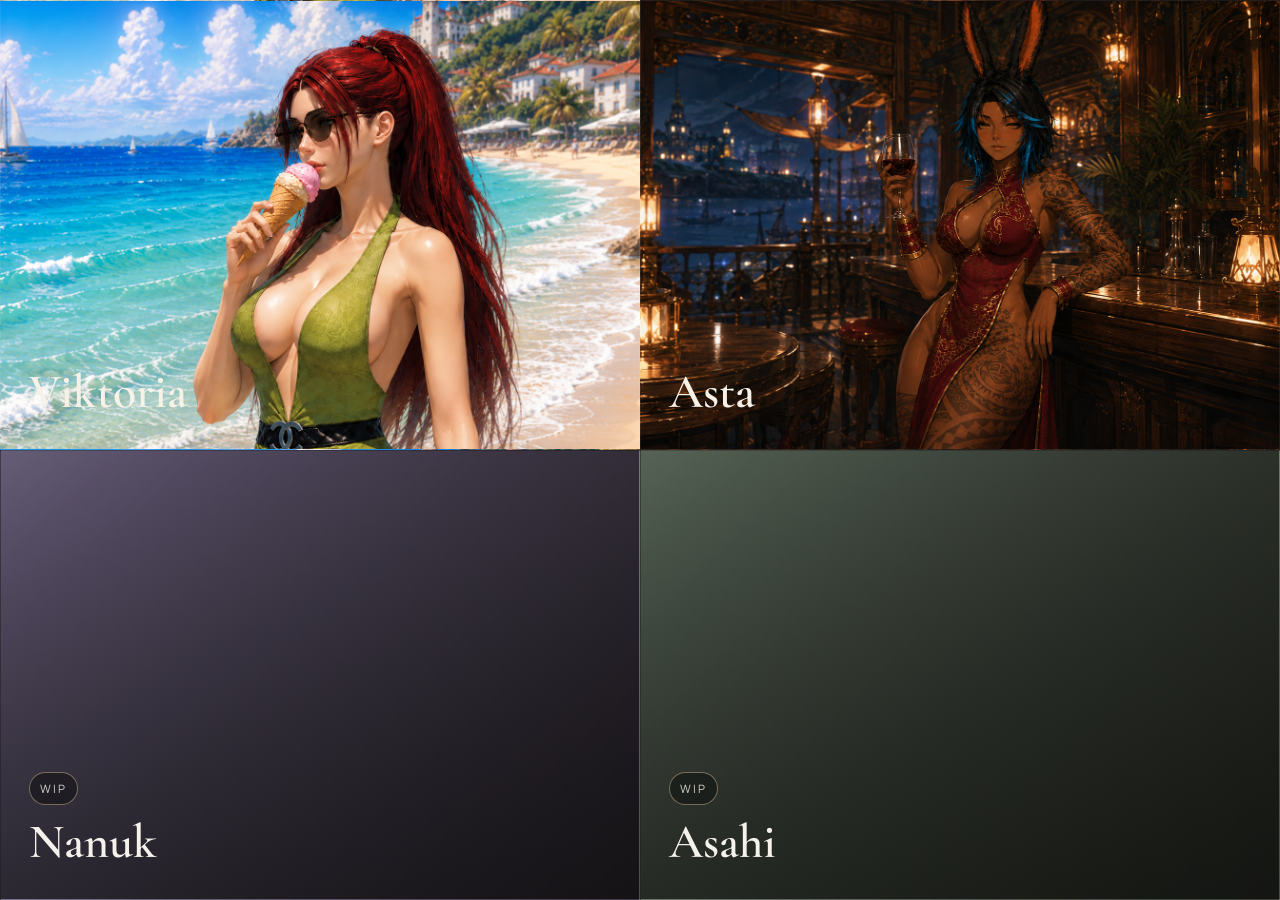
<file: index.html>
<!DOCTYPE html>
<html lang="de">
<head>
  <meta charset="UTF-8">
  <meta name="viewport" content="width=device-width, initial-scale=1.0">
  <title>Twinks | Auswahl</title>
  <meta name="description" content="Wähle einen von vier Charakteren und öffne ihre Profile in einer bildstarken Auswahlansicht.">
  <link rel="preconnect" href="https://fonts.googleapis.com">
  <link rel="preconnect" href="https://fonts.gstatic.com" crossorigin>
  <link href="https://fonts.googleapis.com/css2?family=Cormorant+Garamond:wght@500;600;700&family=Manrope:wght@400;500;600;700&display=swap" rel="stylesheet">
  <link rel="stylesheet" href="css/styles.css">
</head>
<body class="selection-page">
  <main class="selection-stage">
    <section class="character-grid" id="character-grid" aria-label="Charakterauswahl"></section>
  </main>

  <script src="js/data.js"></script>
  <script src="js/main.js"></script>
</body>
</html>
</file>
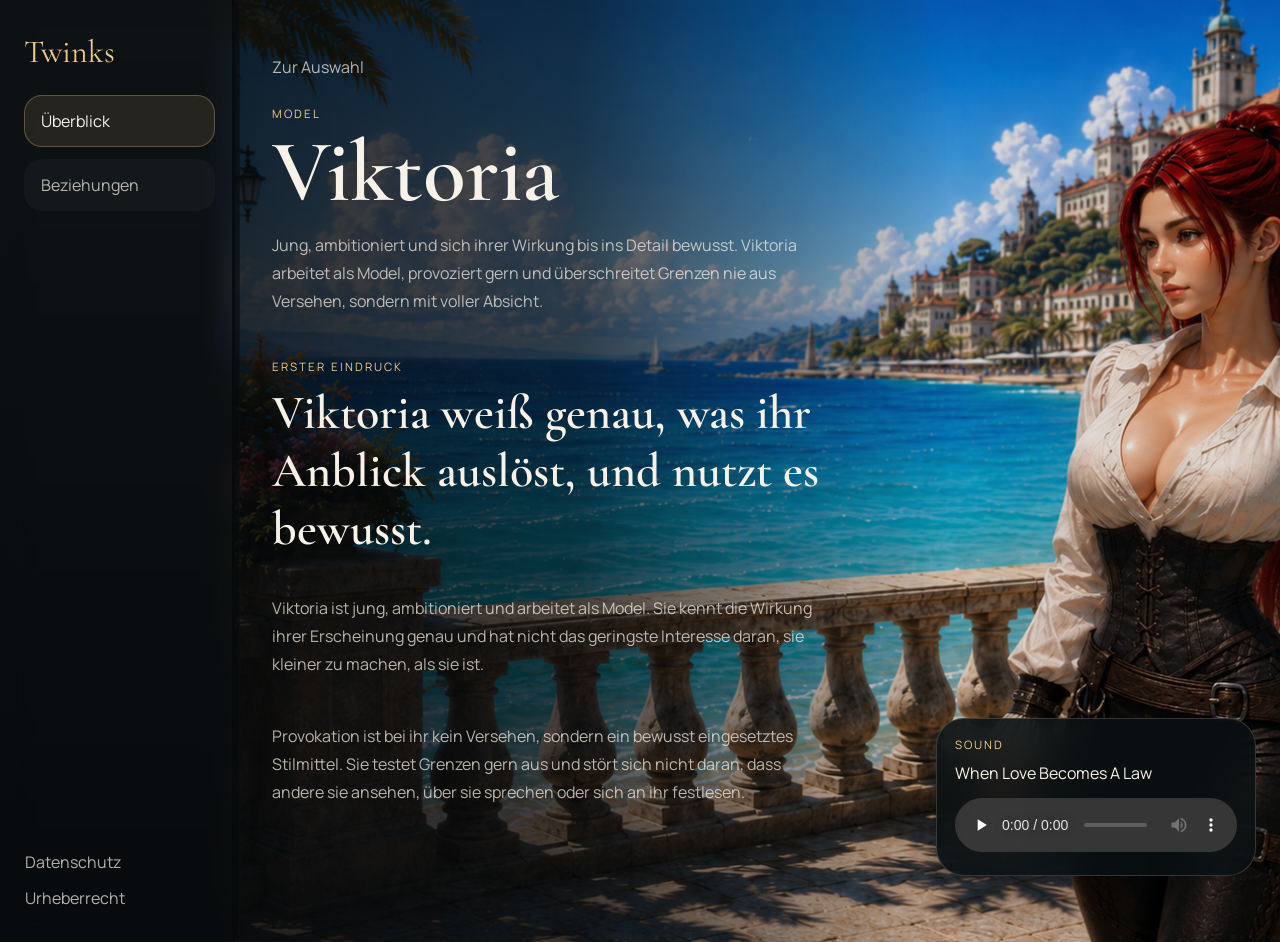
<file: character.html>
<!DOCTYPE html>
<html lang="de">
<head>
  <meta charset="UTF-8">
  <meta name="viewport" content="width=device-width, initial-scale=1.0">
  <title>Twinks | Charakter</title>
  <meta name="description" content="Charakteransicht mit vertikaler Reiternavigation, fortlaufender Musik und wechselnden Inhalten ohne Seitenreload.">
  <link rel="preconnect" href="https://fonts.googleapis.com">
  <link rel="preconnect" href="https://fonts.gstatic.com" crossorigin>
  <link href="https://fonts.googleapis.com/css2?family=Cormorant+Garamond:wght@500;600;700&family=Manrope:wght@400;500;600;700&display=swap" rel="stylesheet">
  <link rel="stylesheet" href="css/styles.css">
</head>
<body class="character-page">
  <div class="character-stage" id="character-stage">
    <div class="background-layer background-ambient" id="ambient-layer"></div>
    <div class="background-layer background-portrait" id="portrait-layer"></div>
    <div class="background-layer background-shade"></div>

    <aside class="side-nav">
      <a class="brand-link" href="index.html">Twinks</a>
      <nav class="tab-nav" id="tab-nav" aria-label="Charakterbereiche"></nav>
      <div class="side-actions">
        <button type="button" class="text-button" data-open-modal="privacy-modal">Datenschutz</button>
        <button type="button" class="text-button" data-open-modal="copyright-modal">Urheberrecht</button>
      </div>
    </aside>

    <main class="content-panel">
      <a class="back-link" href="index.html">Zur Auswahl</a>
      <section class="intro-block">
        <p class="eyebrow" id="character-role"></p>
        <h1 id="character-name"></h1>
        <p class="lead" id="character-hook"></p>
      </section>

      <section class="content-card">
        <div class="card-header">
          <p class="section-kicker" id="tab-kicker"></p>
          <h2 id="tab-title"></h2>
        </div>
        <div class="rich-copy" id="tab-body"></div>
      </section>
    </main>

    <section class="player-shell" aria-label="Musikplayer">
      <p class="player-label">Sound</p>
      <p class="player-track" id="track-name">Kein Track geladen</p>
      <audio id="character-audio" controls preload="none"></audio>
    </section>
  </div>

  <div class="modal" id="privacy-modal" aria-hidden="true" role="dialog" aria-labelledby="privacy-title">
    <div class="modal-card">
      <button type="button" class="modal-close" data-close-modal>&times;</button>
      <h2 id="privacy-title">Datenschutz</h2>
      <div class="modal-copy" id="privacy-copy"></div>
    </div>
  </div>

  <div class="modal" id="copyright-modal" aria-hidden="true" role="dialog" aria-labelledby="copyright-title">
    <div class="modal-card">
      <button type="button" class="modal-close" data-close-modal>&times;</button>
      <h2 id="copyright-title">Urheberrecht</h2>
      <div class="modal-copy" id="copyright-copy"></div>
    </div>
  </div>

  <script src="js/data.js"></script>
  <script src="js/main.js"></script>
</body>
</html>
</file>
<file: css/styles.css>
:root {
  --bg: #0d1317;
  --panel: rgba(10, 16, 19, 0.72);
  --panel-strong: rgba(10, 16, 19, 0.88);
  --line: rgba(239, 229, 212, 0.18);
  --text: #f7f1e8;
  --muted: rgba(247, 241, 232, 0.72);
  --accent: #d8af74;
  --accent-strong: #f2ca8d;
  --shadow: 0 24px 60px rgba(0, 0, 0, 0.35);
}

*,
*::before,
*::after {
  box-sizing: border-box;
}

html {
  color-scheme: dark;
}

body {
  margin: 0;
  min-height: 100vh;
  background:
    radial-gradient(circle at top, rgba(216, 175, 116, 0.18), transparent 28%),
    linear-gradient(180deg, #12181c 0%, #090d10 100%);
  color: var(--text);
  font-family: "Manrope", sans-serif;
}

body.modal-open {
  overflow: hidden;
}

a {
  color: inherit;
  text-decoration: none;
}

button {
  font: inherit;
}

.selection-shell {
  width: min(1200px, calc(100% - 48px));
  margin: 0 auto;
  padding: 48px 0 64px;
}

.selection-hero {
  max-width: 760px;
  margin-bottom: 42px;
}

.eyebrow,
.section-kicker,
.player-label {
  margin: 0 0 10px;
  text-transform: uppercase;
  letter-spacing: 0.18em;
  font-size: 0.72rem;
  color: var(--accent-strong);
}

.selection-hero h1,
.intro-block h1 {
  margin: 0;
  font-family: "Cormorant Garamond", serif;
  font-size: clamp(3rem, 7vw, 5.5rem);
  line-height: 0.95;
  font-weight: 600;
}

.hero-copy,
.lead,
.rich-copy p,
.modal-copy p {
  color: var(--muted);
  line-height: 1.75;
}

.character-grid {
  display: grid;
  grid-template-columns: repeat(2, minmax(0, 1fr));
  gap: 22px;
}

.selection-card {
  position: relative;
  min-height: 280px;
  padding: 28px;
  border: 1px solid var(--line);
  border-radius: 28px;
  overflow: hidden;
  background:
    linear-gradient(135deg, rgba(255, 255, 255, 0.04), transparent 55%),
    var(--card-bg, linear-gradient(135deg, #2f3940, #13191d));
  box-shadow: var(--shadow);
  transition: transform 180ms ease, border-color 180ms ease, box-shadow 180ms ease;
}

.selection-card::before {
  content: "";
  position: absolute;
  inset: 0;
  background:
    linear-gradient(180deg, rgba(8, 10, 12, 0.1), rgba(8, 10, 12, 0.82)),
    var(--card-image, none);
  background-size: cover;
  background-position: center;
  opacity: 0.92;
}

.selection-card:hover,
.selection-card:focus-visible {
  transform: translateY(-4px);
  border-color: rgba(216, 175, 116, 0.5);
  box-shadow: 0 30px 70px rgba(0, 0, 0, 0.45);
}

.card-content,
.card-footer {
  position: relative;
  z-index: 1;
}

.card-content {
  display: flex;
  min-height: 200px;
  flex-direction: column;
  justify-content: flex-end;
}

.selection-card h2,
.card-header h2 {
  margin: 0;
  font-family: "Cormorant Garamond", serif;
  font-size: clamp(2rem, 4vw, 3rem);
  font-weight: 600;
}

.selection-card p {
  max-width: 32ch;
  margin: 12px 0 0;
  color: rgba(247, 241, 232, 0.84);
  line-height: 1.65;
}

.card-footer {
  display: flex;
  justify-content: space-between;
  align-items: center;
  margin-top: 16px;
  padding-top: 16px;
  border-top: 1px solid rgba(247, 241, 232, 0.12);
  color: rgba(247, 241, 232, 0.72);
}

.character-stage {
  position: relative;
  display: grid;
  grid-template-columns: 240px minmax(0, 1fr);
  min-height: 100vh;
  overflow: hidden;
}

.background-layer {
  position: absolute;
  top: 0;
  right: 0;
  bottom: 0;
  left: 240px;
  background-size: cover;
  background-position: center;
}

.background-ambient {
  filter: saturate(0.96);
  transform: scale(1.01);
  opacity: 0.88;
  transition: background-image 240ms ease, opacity 240ms ease;
}

.background-portrait {
  background-position: center right;
  opacity: 1;
}

.background-shade {
  display: none;
}

.side-nav,
.content-panel,
.player-shell {
  position: relative;
  z-index: 1;
}

.side-nav {
  display: flex;
  flex-direction: column;
  gap: 24px;
  padding: 32px 24px;
  border-right: 1px solid rgba(247, 241, 232, 0.08);
  background: rgba(6, 9, 11, 0.36);
  backdrop-filter: blur(14px);
}

.brand-link {
  font-family: "Cormorant Garamond", serif;
  font-size: 2rem;
  color: var(--accent-strong);
}

.tab-nav {
  display: flex;
  flex-direction: column;
  gap: 12px;
}

.tab-button,
.text-button {
  border: 1px solid transparent;
  background: transparent;
  color: var(--muted);
  cursor: pointer;
}

.tab-button {
  padding: 14px 16px;
  text-align: left;
  border-radius: 18px;
  background: rgba(255, 255, 255, 0.03);
  transition: background 180ms ease, color 180ms ease, border-color 180ms ease;
}

.tab-button.is-active {
  color: var(--text);
  border-color: rgba(216, 175, 116, 0.35);
  background: rgba(216, 175, 116, 0.12);
}

.side-actions {
  margin-top: auto;
  display: flex;
  flex-direction: column;
  gap: 12px;
}

.text-button {
  padding: 0;
  text-align: left;
}

.content-panel {
  display: flex;
  flex-direction: column;
  justify-content: center;
  gap: 28px;
  position: relative;
  width: min(620px, calc(100% - 64px));
  margin: 0 auto 0 32px;
  padding: 56px 0 120px;
}

.content-panel::before {
  content: "";
  position: absolute;
  inset: 0 -56px 0 -40px;
  z-index: -1;
  background: linear-gradient(
    90deg,
    rgba(6, 9, 11, 0.82) 0%,
    rgba(6, 9, 11, 0.68) 48%,
    rgba(6, 9, 11, 0.3) 78%,
    rgba(6, 9, 11, 0) 100%
  );
  pointer-events: none;
}

.back-link {
  align-self: flex-start;
  color: rgba(247, 241, 232, 0.72);
}

.intro-block {
  max-width: 560px;
}

.player-shell,
.modal-card {
  border: 1px solid var(--line);
  border-radius: 28px;
  background: var(--panel);
  backdrop-filter: blur(16px);
  box-shadow: var(--shadow);
}

.content-card {
  max-width: 560px;
  padding: 0;
  border: 0;
  border-radius: 0;
  background: transparent;
  backdrop-filter: none;
  box-shadow: none;
}

.card-header {
  margin-bottom: 20px;
}

.rich-copy {
  display: grid;
  gap: 12px;
}

.player-shell {
  position: fixed;
  right: 24px;
  bottom: 24px;
  width: min(320px, calc(100% - 32px));
  padding: 18px;
  background: var(--panel-strong);
}

.player-track {
  margin: 0 0 14px;
  color: var(--text);
}

audio {
  width: 100%;
}

.modal {
  position: fixed;
  inset: 0;
  display: none;
  place-items: center;
  padding: 24px;
  background: rgba(3, 5, 7, 0.74);
  z-index: 4;
}

.modal.is-open {
  display: grid;
}

.modal-card {
  position: relative;
  width: min(760px, 100%);
  max-height: min(82vh, 920px);
  overflow: auto;
  padding: 28px;
}

.modal-close {
  position: absolute;
  top: 14px;
  right: 16px;
  border: 0;
  background: transparent;
  color: var(--text);
  font-size: 1.8rem;
  cursor: pointer;
}

@media (max-width: 920px) {
  .character-grid {
    grid-template-columns: 1fr;
  }

  .character-stage {
    grid-template-columns: 1fr;
  }

  .background-layer {
    left: 0;
  }

  .side-nav {
    gap: 18px;
    border-right: 0;
    border-bottom: 1px solid rgba(247, 241, 232, 0.08);
  }

  .tab-nav {
    flex-direction: row;
    overflow-x: auto;
  }

  .tab-button {
    min-width: 150px;
  }

  .content-panel {
    width: min(100%, calc(100% - 32px));
    margin: 0 auto;
    padding: 28px 0 120px;
  }

  .content-panel::before {
    inset: -16px -16px 0 -16px;
    background: linear-gradient(
      180deg,
      rgba(6, 9, 11, 0.72) 0%,
      rgba(6, 9, 11, 0.52) 58%,
      rgba(6, 9, 11, 0.12) 100%
    );
  }

  .background-portrait {
    background-position: center;
    opacity: 1;
  }
}

@media (max-width: 640px) {
  .selection-shell {
    width: min(100%, calc(100% - 28px));
    padding-top: 28px;
  }

  .selection-card {
    min-height: 240px;
    padding: 22px;
  }

  .selection-hero h1,
  .intro-block h1 {
    font-size: clamp(2.5rem, 13vw, 4rem);
  }

  .content-card,
  .modal-card,
  .player-shell {
    border-radius: 22px;
  }
}

.selection-page {
  background: #090d10;
}

.selection-stage {
  position: relative;
  min-height: 100vh;
}

.selection-header {
  position: absolute;
  top: 28px;
  left: 32px;
  z-index: 2;
  max-width: 420px;
  pointer-events: none;
}

.selection-header h1 {
  margin: 0;
  font-family: "Cormorant Garamond", serif;
  font-size: clamp(3rem, 7vw, 5.5rem);
  line-height: 0.95;
  font-weight: 600;
}

.selection-stage .character-grid {
  gap: 0;
  min-height: 100vh;
}

.selection-stage .selection-card {
  min-height: 50vh;
  padding: 28px;
  border: 1px solid rgba(247, 241, 232, 0.08);
  border-radius: 0;
  background-color: #13191d;
  background-size: cover, cover, cover;
  background-position: center, center, center;
  box-shadow: none;
  transition: transform 220ms ease, border-color 220ms ease, filter 220ms ease;
}

.selection-stage .selection-card::before {
  display: none;
}

.selection-stage .selection-card::after {
  content: "";
  position: absolute;
  inset: 0;
  background: linear-gradient(135deg, transparent 0%, rgba(216, 175, 116, 0.08) 100%);
  opacity: 0;
  transition: opacity 220ms ease;
}

.selection-stage .selection-card:hover,
.selection-stage .selection-card:focus-visible {
  transform: scale(1.01);
  border-color: rgba(216, 175, 116, 0.5);
  filter: saturate(1.08);
  box-shadow: none;
}

.selection-stage .selection-card.is-disabled,
.selection-stage .selection-card.is-disabled:hover,
.selection-stage .selection-card.is-disabled:focus-visible {
  cursor: default;
  transform: none;
  filter: saturate(0.72);
  border-color: rgba(247, 241, 232, 0.08);
}

.selection-stage .selection-card:hover::after,
.selection-stage .selection-card:focus-visible::after {
  opacity: 1;
}

.selection-stage .selection-card.is-disabled::after {
  opacity: 1;
  background:
    linear-gradient(180deg, rgba(5, 7, 8, 0.12), rgba(5, 7, 8, 0.42)),
    linear-gradient(135deg, transparent 0%, rgba(216, 175, 116, 0.08) 100%);
}

.selection-stage .card-content {
  min-height: 100%;
}

.selection-stage .selection-card .eyebrow {
  margin-bottom: 8px;
}

.selection-status {
  display: inline-flex;
  align-self: flex-start;
  padding: 6px 10px;
  border: 1px solid rgba(242, 202, 141, 0.45);
  border-radius: 999px;
  background: rgba(7, 9, 11, 0.45);
  color: var(--accent-strong);
}

.selection-subline {
  max-width: 24ch;
  margin: 8px 0 0;
  color: rgba(247, 241, 232, 0.72);
  line-height: 1.5;
}

.selection-stage .card-footer {
  justify-content: flex-end;
  margin-top: 18px;
  padding-top: 0;
  border-top: 0;
  color: rgba(247, 241, 232, 0.64);
}

@media (max-width: 920px) {
  .selection-stage .character-grid {
    min-height: auto;
  }

  .selection-header {
    top: 20px;
    left: 20px;
    right: 20px;
    max-width: none;
  }

  .selection-stage .selection-card {
    min-height: 25vh;
  }
}

@media (max-width: 640px) {
  .selection-shell {
    width: auto;
    padding-top: 0;
  }

  .selection-stage .selection-card {
    min-height: 26vh;
    padding: 20px;
  }

  .selection-header h1 {
    font-size: clamp(2.5rem, 13vw, 4rem);
  }

  .selection-subline,
  .selection-stage .card-footer {
    font-size: 0.85rem;
  }
}
</file>
